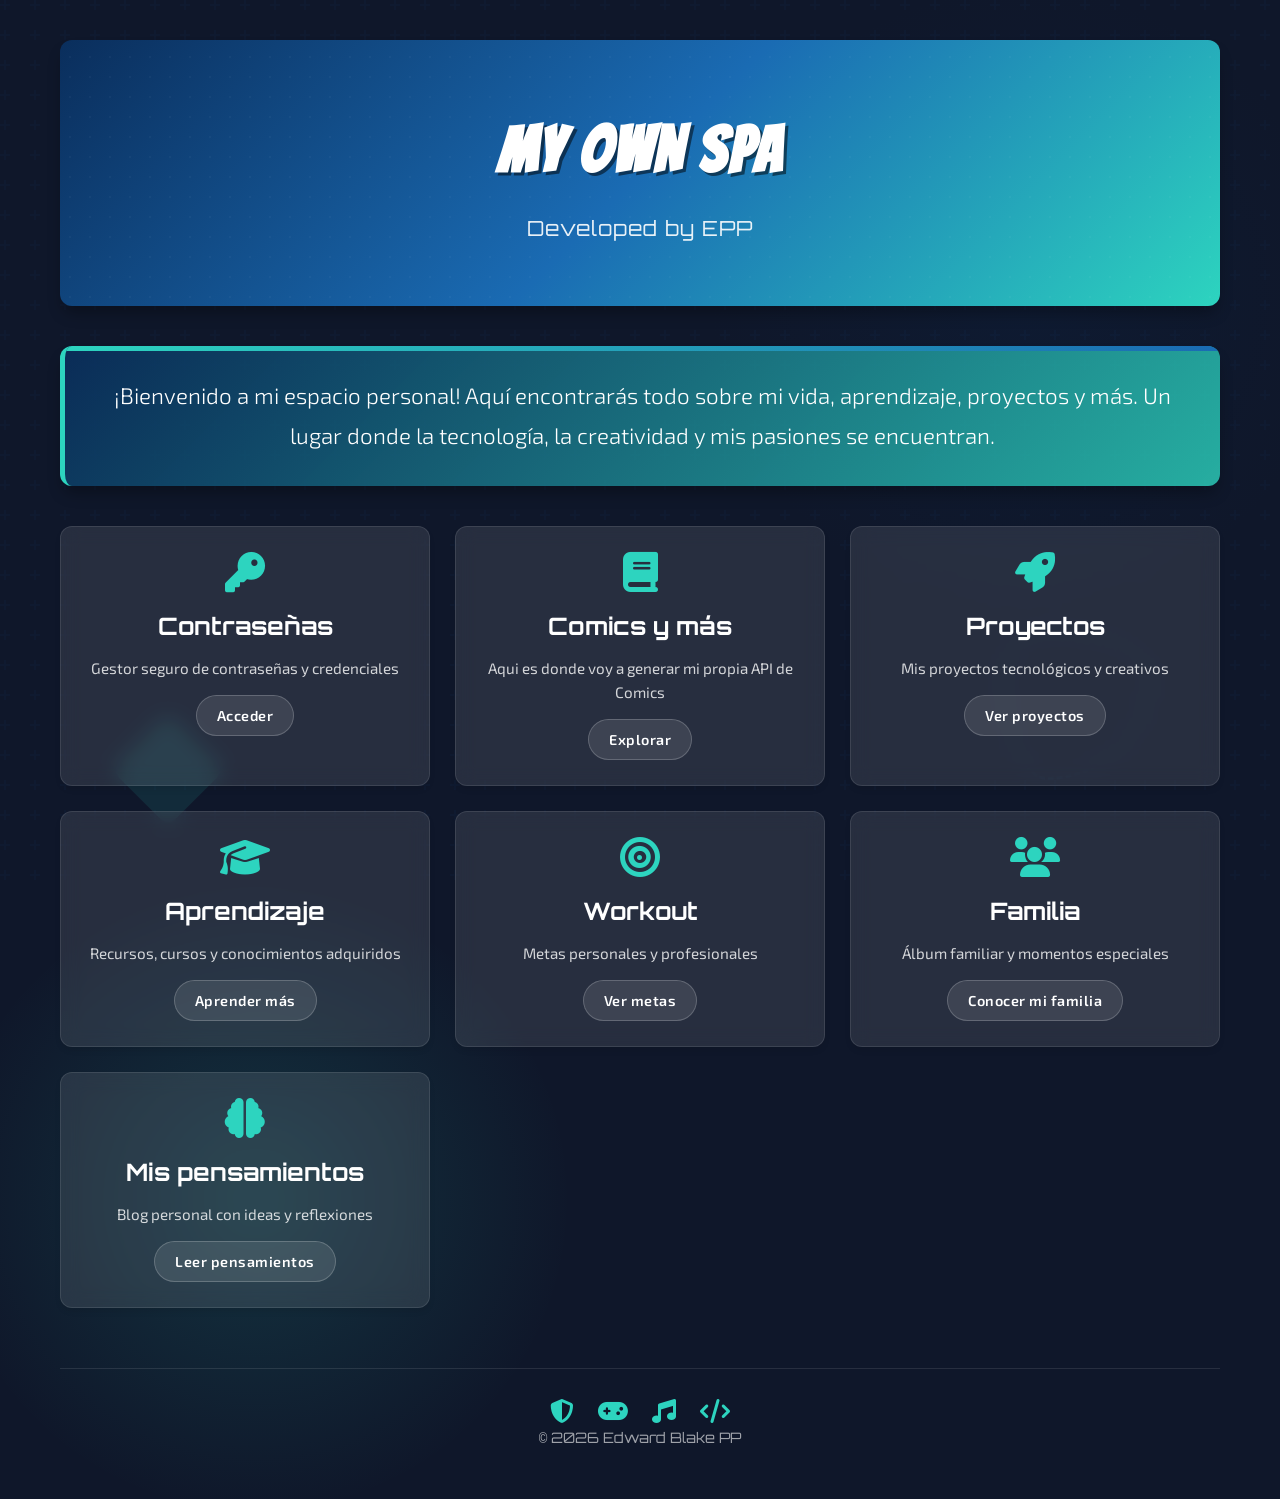
<file: index.html>
<!DOCTYPE html>
<html lang="es">
<head>
    <meta charset="UTF-8">
    <meta name="viewport" content="width=device-width, initial-scale=1.0">
    <title>My Own Space</title>
    <link rel="icon" type="image/png" href="Pics/DRM.png">
    <!-- Fuentes de Google -->
    <link href="https://fonts.googleapis.com/css2?family=Bangers&family=Orbitron:wght@400;700&family=Exo+2:wght@300;400;600&display=swap" rel="stylesheet">
    <!-- Iconos de FontAwesome -->
    <link rel="stylesheet" href="https://cdnjs.cloudflare.com/ajax/libs/font-awesome/6.4.0/css/all.min.css">
    <link rel="stylesheet" href="styles.css">
</head>
<body>
    <!-- Elementos decorativos -->
    <div class="decoration decoration-1"></div>
    <div class="decoration decoration-2"></div>
    <div class="decoration decoration-3"></div>

    <div class="container">
        <!-- Encabezado heroico -->
        <header class="hero-header">
            <h1>MY OWN SPACE</h1>
            <p class="tagline">Developed by EPP</p>
        </header>

        <!-- Caja de introducción -->
        <div class="intro-box">
            <p>¡Bienvenido a mi espacio personal! Aquí encontrarás todo sobre mi vida, aprendizaje, proyectos y más. Un lugar donde la tecnología, la creatividad y mis pasiones se encuentran.</p>
        </div>

        <!-- Índice de navegación con tarjetas interactivas -->
        <div class="nav-grid">
            <div class="nav-card">
                <i class="fas fa-key"></i>
                <h3>Contraseñas</h3>
                <p>Gestor seguro de contraseñas y credenciales</p>
                <a href="Passwords.html" class="btn">Acceder</a>
            </div>
            
            <div class="nav-card">
                <i class="fa-solid fa-book"></i>
                <h3>Comics y más</h3>
                <p>Aqui es donde voy a generar mi propia API de Comics</p>
                <a href="#things-to-do" class="btn">Explorar</a>
            </div>
            
            <div class="nav-card">
                <i class="fas fa-rocket"></i>
                <h3>Proyectos</h3>
                <p>Mis proyectos tecnológicos y creativos</p>
                <a href="Proyects.html" class="btn">Ver proyectos</a>
            </div>
            
            <div class="nav-card">
                <i class="fas fa-graduation-cap"></i>
                <h3>Aprendizaje</h3>
                <p>Recursos, cursos y conocimientos adquiridos</p>
                <a href="Learning.html" class="btn">Aprender más</a>
            </div>
            
            <div class="nav-card">
                <i class="fas fa-bullseye"></i>
                <h3>Workout</h3>
                <p>Metas personales y profesionales</p>
                <a href="Goals.html" class="btn">Ver metas</a>
            </div>
            
            <div class="nav-card">
                <i class="fas fa-users"></i>
                <h3>Familia</h3>
                <p>Álbum familiar y momentos especiales</p>
                <a href="Family.html" class="btn">Conocer mi familia</a>
            </div>
            
            <div class="nav-card">
                <i class="fas fa-brain"></i>
                <h3>Mis pensamientos</h3>
                <p>Blog personal con ideas y reflexiones</p>
                <a href="Blog.html" class="btn">Leer pensamientos</a>
            </div>
        </div>

        <!-- Pie de página -->
        <footer class="footer">
            <div class="hero-icons">
                <i class="fas fa-shield-alt"></i>
                <i class="fas fa-gamepad"></i>
                <i class="fas fa-music"></i>
                <i class="fas fa-code"></i>
            </div>
            <p>© 2026 Edward Blake PP </p>
        </footer>
    </div>

    <script src="app.js"></script>
</body>
</html>
</file>
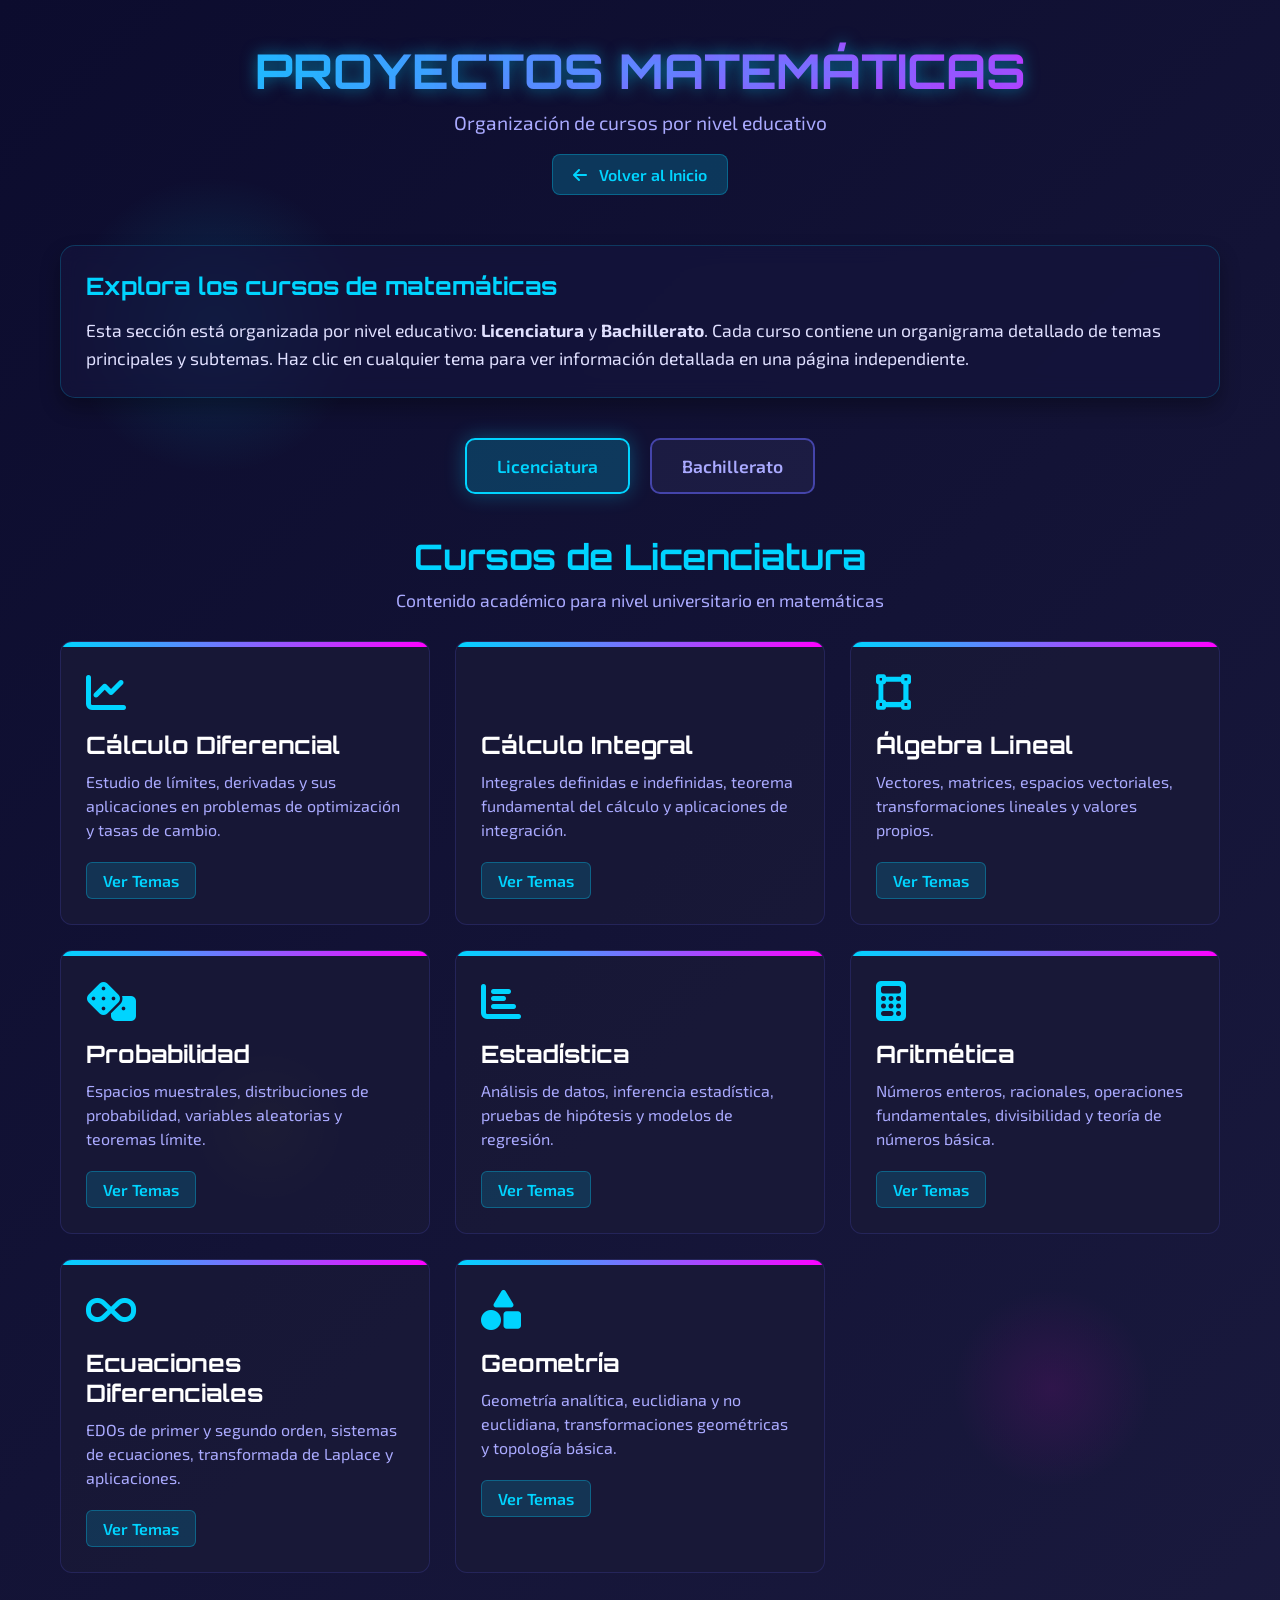
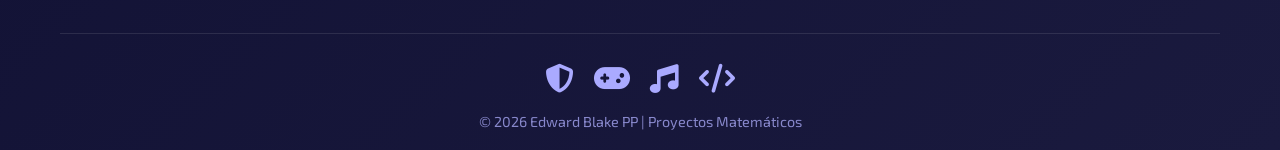
<file: Proyects.html>
<!DOCTYPE html>
<html lang="es">
<head>
    <meta charset="UTF-8">
    <meta name="viewport" content="width=device-width, initial-scale=1.0">
    <title>Proyectos - Cursos de Matemáticas</title>
    <link rel="icon" type="image/png" href="Pics/DRM.png">
    <!-- Fuentes de Google -->
    <link href="https://fonts.googleapis.com/css2?family=Bangers&family=Orbitron:wght@400;700&family=Exo+2:wght@300;400;600&display=swap" rel="stylesheet">
    <!-- Iconos de FontAwesome -->
    <link rel="stylesheet" href="https://cdnjs.cloudflare.com/ajax/libs/font-awesome/6.4.0/css/all.min.css">
    <style>
        /* Estilos generales - consistentes con index.html */
        * {
            margin: 0;
            padding: 0;
            box-sizing: border-box;
        }
        
        body {
            font-family: 'Exo 2', sans-serif;
            background: linear-gradient(135deg, #0c0c2e 0%, #1a1a3e 100%);
            color: #e0e0ff;
            min-height: 100vh;
            position: relative;
            overflow-x: hidden;
        }
        
        /* Elementos decorativos */
        .decoration {
            position: absolute;
            border-radius: 50%;
            z-index: -1;
        }
        
        .decoration-1 {
            width: 300px;
            height: 300px;
            background: radial-gradient(circle, rgba(0, 212, 255, 0.15) 0%, rgba(9, 9, 121, 0) 70%);
            top: 10%;
            left: 5%;
        }
        
        .decoration-2 {
            width: 200px;
            height: 200px;
            background: radial-gradient(circle, rgba(255, 0, 212, 0.1) 0%, rgba(9, 9, 121, 0) 70%);
            bottom: 15%;
            right: 10%;
        }
        
        .decoration-3 {
            width: 150px;
            height: 150px;
            background: radial-gradient(circle, rgba(255, 255, 0, 0.1) 0%, rgba(9, 9, 121, 0) 70%);
            top: 60%;
            left: 15%;
        }
        
        /* Contenedor principal */
        .container {
            max-width: 1200px;
            margin: 0 auto;
            padding: 20px;
        }
        
        /* Encabezado */
        .hero-header {
            text-align: center;
            margin-bottom: 30px;
            padding-top: 20px;
        }
        
        .hero-header h1 {
            font-family: 'Orbitron', sans-serif;
            font-size: 3rem;
            background: linear-gradient(90deg, #00d4ff, #ff00ff);
            -webkit-background-clip: text;
            background-clip: text;
            color: transparent;
            text-shadow: 0 0 15px rgba(0, 212, 255, 0.5);
            margin-bottom: 10px;
        }
        
        .tagline {
            font-family: 'Exo 2', sans-serif;
            font-size: 1.2rem;
            color: #aaaaff;
            margin-bottom: 20px;
        }
        
        /* Botón de regreso */
        .back-btn {
            display: inline-block;
            background: rgba(0, 212, 255, 0.2);
            color: #00d4ff;
            padding: 10px 20px;
            border-radius: 8px;
            text-decoration: none;
            font-family: 'Exo 2', sans-serif;
            font-weight: 600;
            transition: all 0.3s ease;
            border: 1px solid rgba(0, 212, 255, 0.3);
            margin-bottom: 20px;
        }
        
        .back-btn:hover {
            background: rgba(0, 212, 255, 0.3);
            transform: translateY(-2px);
            box-shadow: 0 5px 15px rgba(0, 212, 255, 0.2);
        }
        
        .back-btn i {
            margin-right: 8px;
        }
        
        /* Introducción */
        .intro-box {
            background: rgba(20, 20, 60, 0.7);
            border-radius: 15px;
            padding: 25px;
            margin-bottom: 40px;
            border: 1px solid rgba(0, 212, 255, 0.2);
            box-shadow: 0 10px 20px rgba(0, 0, 0, 0.3);
            backdrop-filter: blur(10px);
        }
        
        .intro-box h2 {
            color: #00d4ff;
            margin-bottom: 15px;
            font-family: 'Orbitron', sans-serif;
        }
        
        .intro-box p {
            line-height: 1.6;
            font-size: 1.1rem;
        }
        
        /* Selector de nivel */
        .level-selector {
            display: flex;
            justify-content: center;
            margin-bottom: 40px;
            gap: 20px;
        }
        
        .level-btn {
            padding: 15px 30px;
            background: rgba(30, 30, 70, 0.8);
            border: 2px solid #4444aa;
            border-radius: 10px;
            color: #aaaaff;
            font-family: 'Exo 2', sans-serif;
            font-weight: 600;
            font-size: 1.1rem;
            cursor: pointer;
            transition: all 0.3s ease;
        }
        
        .level-btn.active {
            background: rgba(0, 212, 255, 0.2);
            border-color: #00d4ff;
            color: #00d4ff;
            box-shadow: 0 0 20px rgba(0, 212, 255, 0.3);
        }
        
        .level-btn:hover:not(.active) {
            background: rgba(68, 68, 170, 0.3);
            transform: translateY(-3px);
        }
        
        /* Organigrama de cursos */
        .courses-container {
            display: none;
            opacity: 0;
            transition: opacity 0.5s ease;
        }
        
        .courses-container.active {
            display: block;
            opacity: 1;
        }
        
        .courses-header {
            text-align: center;
            margin-bottom: 30px;
        }
        
        .courses-header h2 {
            font-family: 'Orbitron', sans-serif;
            font-size: 2.2rem;
            color: #00d4ff;
            margin-bottom: 10px;
        }
        
        .courses-header p {
            color: #aaaaff;
            font-size: 1.1rem;
        }
        
        /* Grid de cursos */
        .courses-grid {
            display: grid;
            grid-template-columns: repeat(auto-fill, minmax(280px, 1fr));
            gap: 25px;
            margin-bottom: 40px;
        }
        
        .course-card {
            background: rgba(25, 25, 55, 0.8);
            border-radius: 12px;
            padding: 25px;
            transition: all 0.3s ease;
            border: 1px solid rgba(68, 68, 170, 0.3);
            position: relative;
            overflow: hidden;
        }
        
        .course-card::before {
            content: '';
            position: absolute;
            top: 0;
            left: 0;
            width: 100%;
            height: 5px;
            background: linear-gradient(90deg, #00d4ff, #ff00ff);
        }
        
        .course-card:hover {
            transform: translateY(-8px);
            box-shadow: 0 15px 30px rgba(0, 0, 0, 0.4);
            border-color: #00d4ff;
        }
        
        .course-icon {
            font-size: 2.5rem;
            color: #00d4ff;
            margin-bottom: 15px;
        }
        
        .course-card h3 {
            font-family: 'Orbitron', sans-serif;
            font-size: 1.5rem;
            margin-bottom: 10px;
            color: #ffffff;
        }
        
        .course-card p {
            color: #aaaaff;
            margin-bottom: 20px;
            line-height: 1.5;
        }
        
        .topics-btn {
            display: inline-block;
            background: rgba(0, 212, 255, 0.15);
            color: #00d4ff;
            padding: 8px 16px;
            border-radius: 6px;
            text-decoration: none;
            font-family: 'Exo 2', sans-serif;
            font-weight: 600;
            transition: all 0.3s ease;
            border: 1px solid rgba(0, 212, 255, 0.3);
        }
        
        .topics-btn:hover {
            background: rgba(0, 212, 255, 0.3);
            transform: translateY(-2px);
        }
        
        /* Modal para temas */
        .modal {
            display: none;
            position: fixed;
            top: 0;
            left: 0;
            width: 100%;
            height: 100%;
            background-color: rgba(0, 0, 0, 0.8);
            z-index: 1000;
            justify-content: center;
            align-items: center;
            backdrop-filter: blur(5px);
        }
        
        .modal.active {
            display: flex;
        }
        
        .modal-content {
            background: linear-gradient(145deg, #1a1a3e, #0c0c2e);
            width: 90%;
            max-width: 800px;
            max-height: 80vh;
            border-radius: 15px;
            padding: 30px;
            border: 1px solid rgba(0, 212, 255, 0.3);
            box-shadow: 0 15px 35px rgba(0, 0, 0, 0.5);
            overflow-y: auto;
        }
        
        .modal-header {
            display: flex;
            justify-content: space-between;
            align-items: center;
            margin-bottom: 25px;
            padding-bottom: 15px;
            border-bottom: 1px solid rgba(0, 212, 255, 0.2);
        }
        
        .modal-header h2 {
            font-family: 'Orbitron', sans-serif;
            color: #00d4ff;
            font-size: 1.8rem;
        }
        
        .close-modal {
            background: none;
            border: none;
            color: #aaaaff;
            font-size: 1.8rem;
            cursor: pointer;
            transition: color 0.3s ease;
        }
        
        .close-modal:hover {
            color: #ff5555;
        }
        
        /* Organigrama de temas - ENLACES */
        .topics-tree {
            padding-left: 20px;
        }
        
        .topic-level-1 {
            margin-bottom: 25px;
        }
        
        .topic-level-1 > .topic-title {
            font-family: 'Orbitron', sans-serif;
            font-size: 1.4rem;
            color: #00d4ff;
            margin-bottom: 10px;
            padding-bottom: 5px;
            border-bottom: 1px solid rgba(0, 212, 255, 0.2);
        }
        
        .topic-level-2 {
            margin-left: 20px;
            margin-bottom: 15px;
        }
        
        .topic-level-2 > .topic-title {
            font-family: 'Exo 2', sans-serif;
            font-weight: 600;
            font-size: 1.2rem;
            color: #aaaaff;
            margin-bottom: 8px;
        }
        
        .topic-level-3 {
            margin-left: 30px;
            margin-bottom: 8px;
        }
        
        .topic-level-3 > .topic-title {
            font-family: 'Exo 2', sans-serif;
            font-size: 1rem;
            color: #ccccff;
        }
        
        .topic-item {
            padding: 5px 0;
            position: relative;
        }
        
        .topic-item i {
            color: #00d4ff;
            margin-right: 8px;
            font-size: 0.9rem;
        }
        
        /* Estilos para enlaces clickeables */
        .topic-link {
            color: inherit;
            text-decoration: none;
            display: flex;
            align-items: center;
            padding: 5px 10px;
            border-radius: 5px;
            transition: all 0.2s ease;
            border: 1px solid transparent;
        }
        
        .topic-link:hover {
            background: rgba(0, 212, 255, 0.1);
            border-color: rgba(0, 212, 255, 0.3);
            transform: translateX(5px);
            text-decoration: none;
        }
        
        .topic-link i {
            margin-right: 8px;
            font-size: 0.9rem;
        }
        
        .level-2-link {
            color: #aaaaff;
            font-weight: 600;
        }
        
        .level-3-link {
            color: #ccccff;
        }
        
        /* Indicador de enlace */
        .link-indicator {
            margin-left: auto;
            font-size: 0.8rem;
            opacity: 0.7;
            transition: opacity 0.3s ease;
        }
        
        .topic-link:hover .link-indicator {
            opacity: 1;
            color: #00d4ff;
        }
        
        /* Pie de página */
        .footer {
            text-align: center;
            margin-top: 60px;
            padding-top: 30px;
            border-top: 1px solid rgba(255, 255, 255, 0.1);
        }
        
        .hero-icons {
            display: flex;
            justify-content: center;
            gap: 20px;
            margin-bottom: 20px;
        }
        
        .hero-icons i {
            font-size: 1.8rem;
            color: #aaaaff;
            transition: all 0.3s ease;
        }
        
        .hero-icons i:hover {
            color: #00d4ff;
            transform: translateY(-5px);
        }
        
        .footer p {
            color: #8888cc;
            font-size: 0.9rem;
        }
        
        /* Responsive */
        @media (max-width: 768px) {
            .hero-header h1 {
                font-size: 2.2rem;
            }
            
            .level-selector {
                flex-direction: column;
                align-items: center;
            }
            
            .level-btn {
                width: 100%;
                max-width: 300px;
            }
            
            .courses-grid {
                grid-template-columns: 1fr;
            }
            
            .modal-content {
                width: 95%;
                padding: 20px;
            }
        }
    </style>
</head>
<body>
    <!-- Elementos decorativos -->
    <div class="decoration decoration-1"></div>
    <div class="decoration decoration-2"></div>
    <div class="decoration decoration-3"></div>

    <div class="container">
        <!-- Encabezado -->
        <header class="hero-header">
            <h1>PROYECTOS MATEMÁTICAS</h1>
            <p class="tagline">Organización de cursos por nivel educativo</p>
            <a href="index.html" class="back-btn"><i class="fas fa-arrow-left"></i> Volver al Inicio</a>
        </header>

        <!-- Caja de introducción -->
        <div class="intro-box">
            <h2>Explora los cursos de matemáticas</h2>
            <p>Esta sección está organizada por nivel educativo: <strong>Licenciatura</strong> y <strong>Bachillerato</strong>. Cada curso contiene un organigrama detallado de temas principales y subtemas. Haz clic en cualquier tema para ver información detallada en una página independiente.</p>
        </div>

        <!-- Selector de nivel -->
        <div class="level-selector">
            <button class="level-btn active" data-level="licenciatura">Licenciatura</button>
            <button class="level-btn" data-level="bachillerato">Bachillerato</button>
        </div>

        <!-- Sección de Licenciatura -->
        <div id="licenciatura-courses" class="courses-container active">
            <div class="courses-header">
                <h2>Cursos de Licenciatura</h2>
                <p>Contenido académico para nivel universitario en matemáticas</p>
            </div>
            
            <div class="courses-grid">
                <!-- Cálculo Diferencial -->
                <div class="course-card" data-course="calculo-diferencial">
                    <div class="course-icon">
                        <i class="fas fa-chart-line"></i>
                    </div>
                    <h3>Cálculo Diferencial</h3>
                    <p>Estudio de límites, derivadas y sus aplicaciones en problemas de optimización y tasas de cambio.</p>
                    <a href="#" class="topics-btn ver-temas">Ver Temas</a>
                </div>
                
                <!-- Cálculo Integral -->
                <div class="course-card" data-course="calculo-integral">
                    <div class="course-icon">
                        <i class="fas fa-integral"></i>
                    </div>
                    <h3>Cálculo Integral</h3>
                    <p>Integrales definidas e indefinidas, teorema fundamental del cálculo y aplicaciones de integración.</p>
                    <a href="#" class="topics-btn ver-temas">Ver Temas</a>
                </div>
                
                <!-- Álgebra Lineal -->
                <div class="course-card" data-course="algebra-lineal">
                    <div class="course-icon">
                        <i class="fas fa-vector-square"></i>
                    </div>
                    <h3>Álgebra Lineal</h3>
                    <p>Vectores, matrices, espacios vectoriales, transformaciones lineales y valores propios.</p>
                    <a href="#" class="topics-btn ver-temas">Ver Temas</a>
                </div>
                
                <!-- Probabilidad -->
                <div class="course-card" data-course="probabilidad">
                    <div class="course-icon">
                        <i class="fas fa-dice"></i>
                    </div>
                    <h3>Probabilidad</h3>
                    <p>Espacios muestrales, distribuciones de probabilidad, variables aleatorias y teoremas límite.</p>
                    <a href="#" class="topics-btn ver-temas">Ver Temas</a>
                </div>
                
                <!-- Estadística -->
                <div class="course-card" data-course="estadistica">
                    <div class="course-icon">
                        <i class="fas fa-chart-bar"></i>
                    </div>
                    <h3>Estadística</h3>
                    <p>Análisis de datos, inferencia estadística, pruebas de hipótesis y modelos de regresión.</p>
                    <a href="#" class="topics-btn ver-temas">Ver Temas</a>
                </div>
                
                <!-- Aritmética -->
                <div class="course-card" data-course="aritmetica">
                    <div class="course-icon">
                        <i class="fas fa-calculator"></i>
                    </div>
                    <h3>Aritmética</h3>
                    <p>Números enteros, racionales, operaciones fundamentales, divisibilidad y teoría de números básica.</p>
                    <a href="#" class="topics-btn ver-temas">Ver Temas</a>
                </div>
                
                <!-- Ecuaciones Diferenciales -->
                <div class="course-card" data-course="ecuaciones-diferenciales">
                    <div class="course-icon">
                        <i class="fas fa-infinity"></i>
                    </div>
                    <h3>Ecuaciones Diferenciales</h3>
                    <p>EDOs de primer y segundo orden, sistemas de ecuaciones, transformada de Laplace y aplicaciones.</p>
                    <a href="#" class="topics-btn ver-temas">Ver Temas</a>
                </div>
                
                <!-- Geometría -->
                <div class="course-card" data-course="geometria">
                    <div class="course-icon">
                        <i class="fas fa-shapes"></i>
                    </div>
                    <h3>Geometría</h3>
                    <p>Geometría analítica, euclidiana y no euclidiana, transformaciones geométricas y topología básica.</p>
                    <a href="#" class="topics-btn ver-temas">Ver Temas</a>
                </div>
            </div>
        </div>

        <!-- Sección de Bachillerato -->
        <div id="bachillerato-courses" class="courses-container">
            <div class="courses-header">
                <h2>Cursos de Bachillerato</h2>
                <p>Contenido académico para nivel preparatoria en matemáticas</p>
            </div>
            
            <div class="courses-grid">
                <!-- Cálculo Diferencial (Bachillerato) -->
                <div class="course-card" data-course="calculo-diferencial-bach">
                    <div class="course-icon">
                        <i class="fas fa-chart-line"></i>
                    </div>
                    <h3>Cálculo Diferencial</h3>
                    <p>Introducción a límites y derivadas con aplicaciones en problemas de movimiento y optimización.</p>
                    <a href="#" class="topics-btn ver-temas">Ver Temas</a>
                </div>
                
                <!-- Cálculo Integral (Bachillerato) -->
                <div class="course-card" data-course="calculo-integral-bach">
                    <div class="course-icon">
                        <i class="fas fa-integral"></i>
                    </div>
                    <h3>Cálculo Integral</h3>
                    <p>Integrales básicas, área bajo la curva y teorema fundamental del cálculo.</p>
                    <a href="#" class="topics-btn ver-temas">Ver Temas</a>
                </div>
                
                <!-- Probabilidad y Estadística (Bachillerato) -->
                <div class="course-card" data-course="probabilidad-estadistica-bach">
                    <div class="course-icon">
                        <i class="fas fa-chart-pie"></i>
                    </div>
                    <h3>Probabilidad y Estadística</h3>
                    <p>Conceptos básicos de probabilidad, análisis de datos y gráficos estadísticos.</p>
                    <a href="#" class="topics-btn ver-temas">Ver Temas</a>
                </div>
                
                <!-- Aritmética (Bachillerato) -->
                <div class="course-card" data-course="aritmetica-bach">
                    <div class="course-icon">
                        <i class="fas fa-calculator"></i>
                    </div>
                    <h3>Aritmética</h3>
                    <p>Operaciones fundamentales, números racionales, proporciones y porcentajes.</p>
                    <a href="#" class="topics-btn ver-temas">Ver Temas</a>
                </div>
                
                <!-- Geometría (Bachillerato) -->
                <div class="course-card" data-course="geometria-bach">
                    <div class="course-icon">
                        <i class="fas fa-draw-polygon"></i>
                    </div>
                    <h3>Geometría</h3>
                    <p>Geometría plana, sólidos geométricos, trigonometría y geometría analítica básica.</p>
                    <a href="#" class="topics-btn ver-temas">Ver Temas</a>
                </div>
            </div>
        </div>

        <!-- Pie de página -->
        <footer class="footer">
            <div class="hero-icons">
                <i class="fas fa-shield-alt"></i>
                <i class="fas fa-gamepad"></i>
                <i class="fas fa-music"></i>
                <i class="fas fa-code"></i>
            </div>
            <p>© 2026 Edward Blake PP | Proyectos Matemáticos</p>
        </footer>
    </div>

    <!-- Modal para mostrar temas -->
    <div class="modal" id="topics-modal">
        <div class="modal-content">
            <div class="modal-header">
                <h2 id="modal-title">Temas del Curso</h2>
                <button class="close-modal">&times;</button>
            </div>
            <div id="modal-body">
                <!-- Aquí se cargará el organigrama de temas dinámicamente -->
            </div>
        </div>
    </div>

    <script>
        // Datos de temas para cada curso (estructura jerárquica)
        const coursesData = {
            // Licenciatura
            "calculo-diferencial": {
                title: "Cálculo Diferencial",
                topics: [
                    {
                        title: "Límites y Continuidad",
                        subtopics: [
                            {
                                title: "Límites",
                                items: [
                                    {title: "Definición de límite", page: "limites-definicion.html"},
                                    {title: "Límites laterales", page: "limites-laterales.html"},
                                    {title: "Propiedades de límites", page: "limites-propiedades.html"},
                                    {title: "Límites infinitos", page: "limites-infinitos.html"},
                                    {title: "Límites al infinito", page: "limites-al-infinito.html"}
                                ]
                            },
                            {
                                title: "Continuidad",
                                items: [
                                    {title: "Definición de continuidad", page: "continuidad-definicion.html"},
                                    {title: "Tipos de discontinuidad", page: "discontinuidad-tipos.html"},
                                    {title: "Continuidad en un intervalo", page: "continuidad-intervalo.html"},
                                    {title: "Teorema del valor intermedio", page: "teorema-valor-intermedio.html"}
                                ]
                            }
                        ]
                    },
                    {
                        title: "Derivadas",
                        subtopics: [
                            {
                                title: "Definición y Conceptos",
                                items: [
                                    {title: "Definición de derivada", page: "derivada-definicion.html"},
                                    {title: "Interpretación geométrica", page: "derivada-geometrica.html"},
                                    {title: "Derivadas laterales", page: "derivadas-laterales.html"},
                                    {title: "Diferenciabilidad y continuidad", page: "diferenciabilidad-continuidad.html"}
                                ]
                            },
                            {
                                title: "Reglas de Derivación",
                                items: [
                                    {title: "Derivada de funciones elementales", page: "derivada-funciones-elementales.html"},
                                    {title: "Regla de la suma y producto", page: "derivada-suma-producto.html"},
                                    {title: "Regla del cociente", page: "derivada-cociente.html"},
                                    {title: "Regla de la cadena", page: "derivada-cadena.html"},
                                    {title: "Derivación implícita", page: "derivada-implicita.html"}
                                ]
                            }
                        ]
                    },
                    {
                        title: "Aplicaciones de la Derivada",
                        subtopics: [
                            {
                                title: "Optimización",
                                items: [
                                    {title: "Máximos y mínimos", page: "maximos-minimos.html"},
                                    {title: "Problemas de optimización", page: "optimizacion-problemas.html"},
                                    {title: "Teorema del valor medio", page: "teorema-valor-medio.html"}
                                ]
                            },
                            {
                                title: "Análisis de Funciones",
                                items: [
                                    {title: "Crecimiento y decrecimiento", page: "crecimiento-decrecimiento.html"},
                                    {title: "Concavidad y puntos de inflexión", page: "concavidad-puntos-inflexion.html"},
                                    {title: "Esbozo de gráficas", page: "esbozo-graficas.html"}
                                ]
                            }
                        ]
                    }
                ]
            },
            "calculo-integral": {
                title: "Cálculo Integral",
                topics: [
                    {
                        title: "Integral Indefinida",
                        subtopics: [
                            {
                                title: "Conceptos Básicos",
                                items: [
                                    {title: "Antiderivadas", page: "antiderivadas.html"},
                                    {title: "Integral indefinida", page: "integral-indefinida.html"},
                                    {title: "Propiedades de la integral", page: "integral-propiedades.html"}
                                ]
                            },
                            {
                                title: "Técnicas de Integración",
                                items: [
                                    {title: "Integración por sustitución", page: "integracion-sustitucion.html"},
                                    {title: "Integración por partes", page: "integracion-partes.html"},
                                    {title: "Integración por fracciones parciales", page: "integracion-fracciones-parciales.html"}
                                ]
                            }
                        ]
                    },
                    {
                        title: "Integral Definida",
                        subtopics: [
                            {
                                title: "Conceptos",
                                items: [
                                    {title: "Sumas de Riemann", page: "sumas-riemann.html"},
                                    {title: "Definición de integral definida", page: "integral-definida.html"},
                                    {title: "Teorema fundamental del cálculo", page: "teorema-fundamental-calculo.html"}
                                ]
                            },
                            {
                                title: "Aplicaciones",
                                items: [
                                    {title: "Área bajo la curva", page: "area-bajo-curva.html"},
                                    {title: "Volúmenes de sólidos de revolución", page: "volumenes-sólidos-revolucion.html"},
                                    {title: "Longitud de arco", page: "longitud-arco.html"}
                                ]
                            }
                        ]
                    }
                ]
            },
            "algebra-lineal": {
                title: "Álgebra Lineal",
                topics: [
                    {
                        title: "Vectores y Matrices",
                        subtopics: [
                            {
                                title: "Vectores",
                                items: [
                                    {title: "Vectores en R² y R³", page: "vectores-r2-r3.html"},
                                    {title: "Operaciones con vectores", page: "operaciones-vectores.html"},
                                    {title: "Producto punto y cruz", page: "producto-punto-cruz.html"},
                                    {title: "Proyecciones", page: "proyecciones.html"}
                                ]
                            },
                            {
                                title: "Matrices",
                                items: [
                                    {title: "Operaciones con matrices", page: "operaciones-matrices.html"},
                                    {title: "Matriz inversa", page: "matriz-inversa.html"},
                                    {title: "Determinantes", page: "determinantes.html"},
                                    {title: "Sistemas de ecuaciones lineales", page: "sistemas-ecuaciones-lineales.html"}
                                ]
                            }
                        ]
                    }
                ]
            },
            // Bachillerato
            "calculo-diferencial-bach": {
                title: "Cálculo Diferencial (Bachillerato)",
                topics: [
                    {
                        title: "Introducción a Límites",
                        subtopics: [
                            {
                                title: "Concepto Intuitivo",
                                items: [
                                    {title: "Límites gráficos", page: "limites-graficos.html"},
                                    {title: "Límites numéricos", page: "limites-numericos.html"},
                                    {title: "Límites simples", page: "limites-simples.html"}
                                ]
                            }
                        ]
                    },
                    {
                        title: "Derivadas Básicas",
                        subtopics: [
                            {
                                title: "Reglas de Derivación",
                                items: [
                                    {title: "Derivada de funciones polinomiales", page: "derivada-polinomiales.html"},
                                    {title: "Derivada de funciones trigonométricas básicas", page: "derivada-trigonometricas.html"},
                                    {title: "Aplicaciones sencillas", page: "derivada-aplicaciones-sencillas.html"}
                                ]
                            }
                        ]
                    }
                ]
            },
            "geometria-bach": {
                title: "Geometría (Bachillerato)",
                topics: [
                    {
                        title: "Geometría Plana",
                        subtopics: [
                            {
                                title: "Figuras Planas",
                                items: [
                                    {title: "Triángulos y sus propiedades", page: "triangulos-propiedades.html"},
                                    {title: "Cuadriláteros", page: "cuadrilateros.html"},
                                    {title: "Círculos y circunferencias", page: "circulos-circunferencias.html"},
                                    {title: "Áreas y perímetros", page: "areas-perimetros.html"}
                                ]
                            }
                        ]
                    },
                    {
                        title: "Trigonometría",
                        subtopics: [
                            {
                                title: "Funciones Trigonométricas",
                                items: [
                                    {title: "Definición de seno, coseno y tangente", page: "funciones-trigonometricas.html"},
                                    {title: "Identidades trigonométricas básicas", page: "identidades-trigonometricas.html"},
                                    {title: "Resolución de triángulos", page: "resolucion-triangulos.html"}
                                ]
                            }
                        ]
                    }
                ]
            }
        };

        // Inicialización cuando el DOM está listo
        document.addEventListener('DOMContentLoaded', function() {
            // Selector de nivel (Licenciatura/Bachillerato)
            const levelBtns = document.querySelectorAll('.level-btn');
            const licenciaturaSection = document.getElementById('licenciatura-courses');
            const bachilleratoSection = document.getElementById('bachillerato-courses');
            
            levelBtns.forEach(btn => {
                btn.addEventListener('click', function() {
                    // Remover clase active de todos los botones
                    levelBtns.forEach(b => b.classList.remove('active'));
                    
                    // Agregar clase active al botón clickeado
                    this.classList.add('active');
                    
                    // Mostrar la sección correspondiente
                    const level = this.getAttribute('data-level');
                    
                    if (level === 'licenciatura') {
                        licenciaturaSection.classList.add('active');
                        bachilleratoSection.classList.remove('active');
                    } else {
                        licenciaturaSection.classList.remove('active');
                        bachilleratoSection.classList.add('active');
                    }
                });
            });
            
            // Modal para mostrar temas
            const modal = document.getElementById('topics-modal');
            const closeModalBtn = document.querySelector('.close-modal');
            const modalTitle = document.getElementById('modal-title');
            const modalBody = document.getElementById('modal-body');
            const topicButtons = document.querySelectorAll('.ver-temas');
            
            // Función para mostrar el modal con los temas de un curso
            function showCourseTopics(courseId) {
                const courseData = coursesData[courseId];
                
                if (!courseData) {
                    modalTitle.textContent = "Curso no disponible";
                    modalBody.innerHTML = "<p>Los temas para este curso estarán disponibles pronto.</p>";
                    modal.classList.add('active');
                    return;
                }
                
                modalTitle.textContent = courseData.title;
                
                // Construir el organigrama de temas con enlaces
                let topicsHTML = '<div class="topics-tree">';
                
                courseData.topics.forEach((mainTopic, index) => {
                    topicsHTML += `
                        <div class="topic-level-1 topic-item">
                            <div class="topic-title">
                                <i class="fas fa-folder-open"></i> ${mainTopic.title}
                            </div>
                    `;
                    
                    if (mainTopic.subtopics && mainTopic.subtopics.length > 0) {
                        mainTopic.subtopics.forEach(subtopic => {
                            topicsHTML += `
                                <div class="topic-level-2 topic-item">
                                    <div class="topic-title">
                                        <i class="fas fa-folder"></i> ${subtopic.title}
                                    </div>
                            `;
                            
                            if (subtopic.items && subtopic.items.length > 0) {
                                subtopic.items.forEach(item => {
                                    // Crear enlace a la página del subtema
                                    const pageLink = `topicos/${item.page}`;
                                    topicsHTML += `
                                        <div class="topic-level-3 topic-item">
                                            <a href="${pageLink}" class="topic-link level-3-link">
                                                <i class="fas fa-file-alt"></i> 
                                                <span>${item.title}</span>
                                                <span class="link-indicator"><i class="fas fa-external-link-alt"></i></span>
                                            </a>
                                        </div>
                                    `;
                                });
                            }
                            
                            topicsHTML += '</div>';
                        });
                    }
                    
                    topicsHTML += '</div>';
                });
                
                topicsHTML += '</div>';
                modalBody.innerHTML = topicsHTML;
                modal.classList.add('active');
                
                // Añadir funcionalidad para enlaces de temas principales (opcional)
                const level2Titles = modalBody.querySelectorAll('.topic-level-2 .topic-title');
                level2Titles.forEach(title => {
                    // Convertir en enlace si se desea
                    const titleText = title.textContent.trim();
                    const pageName = titleText.toLowerCase().replace(/ /g, '-') + '.html';
                    title.innerHTML = `
                        <i class="fas fa-folder"></i> 
                        <a href="topicos/${pageName}" class="topic-link level-2-link">
                            ${titleText}
                            <span class="link-indicator"><i class="fas fa-external-link-alt"></i></span>
                        </a>
                    `;
                });
            }
            
            // Asignar eventos a los botones "Ver Temas"
            topicButtons.forEach(btn => {
                btn.addEventListener('click', function(e) {
                    e.preventDefault();
                    const courseCard = this.closest('.course-card');
                    const courseId = courseCard.getAttribute('data-course');
                    showCourseTopics(courseId);
                });
            });
            
            // Cerrar modal al hacer clic en la X
            closeModalBtn.addEventListener('click', function() {
                modal.classList.remove('active');
            });
            
            // Cerrar modal al hacer clic fuera del contenido
            modal.addEventListener('click', function(e) {
                if (e.target === modal) {
                    modal.classList.remove('active');
                }
            });
            
            // Cerrar modal con tecla Escape
            document.addEventListener('keydown', function(e) {
                if (e.key === 'Escape' && modal.classList.contains('active')) {
                    modal.classList.remove('active');
                }
            });
            
            // Para los cursos que no tienen datos definidos, mostrar un mensaje predeterminado
            document.querySelectorAll('.course-card').forEach(card => {
                const courseId = card.getAttribute('data-course');
                const btn = card.querySelector('.ver-temas');
                
                if (!coursesData[courseId]) {
                    btn.addEventListener('click', function(e) {
                        e.preventDefault();
                        modalTitle.textContent = card.querySelector('h3').textContent;
                        modalBody.innerHTML = `
                            <div class="topics-tree">
                                <div class="topic-level-1 topic-item">
                                    <div class="topic-title">
                                        <i class="fas fa-folder-open"></i> Temas principales
                                    </div>
                                    <div class="topic-level-2 topic-item">
                                        <div class="topic-title">
                                            <i class="fas fa-folder"></i> 
                                            <a href="topicos/en-desarrollo.html" class="topic-link level-2-link">
                                                Contenido en desarrollo
                                                <span class="link-indicator"><i class="fas fa-external-link-alt"></i></span>
                                            </a>
                                        </div>
                                        <div class="topic-level-3 topic-item">
                                            <a href="topicos/en-desarrollo.html" class="topic-link level-3-link">
                                                <i class="fas fa-file-alt"></i> 
                                                <span>Los temas detallados estarán disponibles pronto</span>
                                                <span class="link-indicator"><i class="fas fa-external-link-alt"></i></span>
                                            </a>
                                        </div>
                                        <div class="topic-level-3 topic-item">
                                            <a href="topicos/en-desarrollo.html" class="topic-link level-3-link">
                                                <i class="fas fa-file-alt"></i> 
                                                <span>Estamos trabajando en el contenido</span>
                                                <span class="link-indicator"><i class="fas fa-external-link-alt"></i></span>
                                            </a>
                                        </div>
                                    </div>
                                </div>
                            </div>
                            <p style="margin-top: 20px; color: #aaaaff; font-style: italic;">
                                Este curso está en desarrollo. El organigrama completo de temas estará disponible próximamente.
                            </p>
                        `;
                        modal.classList.add('active');
                    });
                }
            });
        });
    </script>
</body>
</html>
</file>
<file: styles.css>
/* Variables CSS para colores y efectos */
:root {
    --primary-blue: #0a2e5c;
    --secondary-blue: #1a6bb3;
    --accent-green: #2dd4bf;
    --dark-bg: #0f172a;
    --light-bg: #f8fafc;
    --text-light: #ffffff;
    --text-dark: #1e293b;
    --card-bg: rgba(255, 255, 255, 0.1);
    --gradient-hero: linear-gradient(135deg, #0a2e5c 0%, #1a6bb3 50%, #2dd4bf 100%);
    --gradient-card: linear-gradient(135deg, rgba(10, 46, 92, 0.9) 0%, rgba(45, 212, 191, 0.8) 100%);
    --shadow: 0 10px 15px -3px rgba(0, 0, 0, 0.3);
    --shadow-light: 0 4px 6px -1px rgba(0, 0, 0, 0.1);
    --transition: all 0.3s ease;
    --border-radius: 12px;
}

/* Reset y estilos base */
* {
    margin: 0;
    padding: 0;
    box-sizing: border-box;
}

body {
    background-color: var(--dark-bg);
    background-image: 
        radial-gradient(circle at 20% 80%, rgba(45, 212, 191, 0.15) 0%, transparent 20%),
        radial-gradient(circle at 80% 20%, rgba(10, 46, 92, 0.15) 0%, transparent 20%);
    color: var(--text-light);
    font-family: 'Exo 2', Arial, sans-serif;
    line-height: 1.6;
    overflow-x: hidden;
    min-height: 100vh;
    position: relative;
}

/* Patrón de fondo sutil */
body::before {
    content: "";
    position: fixed;
    top: 0;
    left: 0;
    width: 100%;
    height: 100%;
    background-image: url("data:image/svg+xml,%3Csvg width='60' height='60' viewBox='0 0 60 60' xmlns='http://www.w3.org/2000/svg'%3E%3Cg fill='none' fill-rule='evenodd'%3E%3Cg fill='%231a6bb3' fill-opacity='0.05'%3E%3Cpath d='M36 34v-4h-2v4h-4v2h4v4h2v-4h4v-2h-4zm0-30V0h-2v4h-4v2h4v4h2V6h4V4h-4zM6 34v-4H4v4H0v2h4v4h2v-4h4v-2H6zM6 4V0H4v4H0v2h4v4h2V6h4V4H6z'/%3E%3C/g%3E%3C/g%3E%3C/svg%3E");
    z-index: -1;
}

/* Contenedor principal */
.container {
    max-width: 1200px;
    margin: 0 auto;
    padding: 20px;
}

/* Encabezado con efecto de superhéroe */
.hero-header {
    background: var(--gradient-hero);
    color: var(--text-light);
    padding: 60px 40px;
    margin: 20px 0 40px;
    border-radius: var(--border-radius);
    text-align: center;
    box-shadow: var(--shadow);
    position: relative;
    overflow: hidden;
    animation: slideInDown 0.8s ease-out;
}

.hero-header::before {
    content: "";
    position: absolute;
    top: -50%;
    left: -50%;
    width: 200%;
    height: 200%;
    background: radial-gradient(circle, rgba(255, 255, 255, 0.1) 1px, transparent 1px);
    background-size: 20px 20px;
    opacity: 0.3;
    z-index: 0;
    animation: backgroundMove 20s linear infinite;
}

.hero-header h1 {
    font-family: 'Bangers', cursive;
    font-size: 4rem;
    letter-spacing: 2px;
    text-shadow: 3px 3px 0 rgba(0, 0, 0, 0.5);
    margin-bottom: 10px;
    position: relative;
    z-index: 1;
    transform-style: preserve-3d;
    transition: var(--transition);
}

.hero-header h1:hover {
    transform: translateY(-5px) rotateX(10deg);
    text-shadow: 5px 5px 0 rgba(0, 0, 0, 0.5), 0 0 15px var(--accent-green);
}

.hero-header .tagline {
    font-family: 'Orbitron', monospace;
    font-size: 1.3rem;
    font-weight: 400;
    letter-spacing: 1px;
    position: relative;
    z-index: 1;
    opacity: 0.9;
}

/* Caja de introducción */
.intro-box {
    background: var(--gradient-card);
    color: var(--text-light);
    padding: 30px;
    margin: 0 0 40px;
    border-radius: var(--border-radius);
    text-align: center;
    box-shadow: var(--shadow);
    border-left: 5px solid var(--accent-green);
    position: relative;
    overflow: hidden;
    animation: fadeIn 1s ease-out 0.3s both;
}

.intro-box::after {
    content: "";
    position: absolute;
    top: 0;
    left: 0;
    width: 100%;
    height: 5px;
    background: linear-gradient(90deg, var(--accent-green), var(--secondary-blue));
}

.intro-box p {
    font-size: 1.4rem;
    font-weight: 300;
    line-height: 1.8;
    position: relative;
    z-index: 1;
}

/* Índice de navegación */
.nav-grid {
    display: grid;
    grid-template-columns: repeat(auto-fill, minmax(280px, 1fr));
    gap: 25px;
    margin-bottom: 50px;
}

.nav-card {
    background: var(--card-bg);
    backdrop-filter: blur(10px);
    border-radius: var(--border-radius);
    padding: 25px;
    text-align: center;
    box-shadow: var(--shadow-light);
    border: 1px solid rgba(255, 255, 255, 0.1);
    position: relative;
    overflow: hidden;
    transition: var(--transition);
    cursor: pointer;
    animation: fadeInUp 0.6s ease-out both;
}

.nav-card:nth-child(1) { animation-delay: 0.1s; }
.nav-card:nth-child(2) { animation-delay: 0.2s; }
.nav-card:nth-child(3) { animation-delay: 0.3s; }
.nav-card:nth-child(4) { animation-delay: 0.4s; }
.nav-card:nth-child(5) { animation-delay: 0.5s; }
.nav-card:nth-child(6) { animation-delay: 0.6s; }
.nav-card:nth-child(7) { animation-delay: 0.7s; }

.nav-card::before {
    content: "";
    position: absolute;
    top: 0;
    left: -100%;
    width: 100%;
    height: 100%;
    background: linear-gradient(90deg, transparent, rgba(255, 255, 255, 0.1), transparent);
    transition: var(--transition);
}

.nav-card:hover::before {
    left: 100%;
}

.nav-card:hover {
    transform: translateY(-10px);
    box-shadow: 0 15px 30px rgba(0, 0, 0, 0.4);
    border-color: var(--accent-green);
}

.nav-card i {
    font-size: 2.5rem;
    color: var(--accent-green);
    margin-bottom: 15px;
    transition: var(--transition);
}

.nav-card:hover i {
    transform: scale(1.2);
    color: var(--secondary-blue);
}

.nav-card h3 {
    font-family: 'Orbitron', monospace;
    font-size: 1.5rem;
    margin-bottom: 10px;
    color: var(--text-light);
    transition: var(--transition);
}

.nav-card:hover h3 {
    color: var(--accent-green);
}

.nav-card p {
    font-size: 0.95rem;
    opacity: 0.8;
    margin-bottom: 15px;
}

.nav-card .btn {
    display: inline-block;
    background: rgba(255, 255, 255, 0.1);
    color: var(--text-light);
    padding: 8px 20px;
    border-radius: 50px;
    text-decoration: none;
    font-weight: 600;
    font-size: 0.9rem;
    letter-spacing: 0.5px;
    transition: var(--transition);
    border: 1px solid rgba(255, 255, 255, 0.2);
}

.nav-card:hover .btn {
    background: var(--accent-green);
    color: var(--dark-bg);
    border-color: var(--accent-green);
}

/* Elementos decorativos */
.decoration {
    position: fixed;
    z-index: -1;
    opacity: 0.1;
}

.decoration-1 {
    top: 10%;
    left: 5%;
    width: 100px;
    height: 100px;
    border: 3px solid var(--accent-green);
    border-radius: 50%;
    animation: float 8s ease-in-out infinite;
}

.decoration-2 {
    top: 70%;
    right: 10%;
    width: 150px;
    height: 150px;
    border: 3px dashed var(--secondary-blue);
    border-radius: 30% 70% 70% 30% / 30% 30% 70% 70%;
    animation: rotate 20s linear infinite;
}

.decoration-3 {
    bottom: 10%;
    left: 10%;
    width: 80px;
    height: 80px;
    background: var(--accent-green);
    border-radius: 10px;
    transform: rotate(45deg);
    animation: pulse 4s ease-in-out infinite;
}

/* Pie de página */
.footer {
    text-align: center;
    padding: 30px 20px;
    margin-top: 60px;
    border-top: 1px solid rgba(255, 255, 255, 0.1);
    font-family: 'Orbitron', monospace;
    font-size: 0.9rem;
    color: rgba(255, 255, 255, 0.6);
}

.footer .hero-icons i {
    margin: 0 10px;
    font-size: 1.5rem;
    color: var(--accent-green);
    transition: var(--transition);
}

.footer .hero-icons i:hover {
    transform: translateY(-5px);
    color: var(--secondary-blue);
}

/* ##################### Estilos para passwords ##########################*/
/* Contenedor de botones */
.password-grid {
    display: grid;
    grid-template-columns: repeat(auto-fill, minmax(180px, 1fr));
    gap: 20px;
    margin-bottom: 50px;
}

/* Estilos de botones */
.password-btn {
    display: flex;
    flex-direction: column;
    justify-content: center;
    align-items: center;
    height: 100px;
    border-radius: var(--border-radius);
    font-family: 'Exo 2', Arial, sans-serif;
    font-weight: 700;
    text-decoration: none;
    border: none;
    cursor: pointer;
    transition: var(--transition);
    padding: 15px 10px;
    position: relative;
    overflow: hidden;
    box-shadow: 0 5px 15px rgba(0, 0, 0, 0.2);
    animation: fadeInUp 0.5s ease-out both;
}

.password-btn::before {
    content: "";
    position: absolute;
    top: 0;
    left: -100%;
    width: 100%;
    height: 100%;
    background: linear-gradient(90deg, transparent, rgba(255, 255, 255, 0.2), transparent);
    transition: var(--transition);
}

.password-btn:hover::before {
    left: 100%;
}

.password-btn:hover {
    transform: translateY(-5px) scale(1.05);
    box-shadow: 0 10px 25px rgba(0, 0, 0, 0.3);
}

.password-btn i {
    font-size: 1.8rem;
    margin-bottom: 8px;
}

.password-btn span {
    font-size: 0.9rem;
    text-align: center;
    line-height: 1.2;
}

/* Colores específicos para cada servicio */
.DI { background: #5865F2; color: white; }
.DI:hover { background: #4752c4; border: 2px solid #5865F2; }

.CL { background: white; color: #C60606; }
.CL:hover { background: #C60606; color: white; border: 2px solid white; }

.GM { background: white; color: #1e1e1e; }
.G { color: #4285F4; }
.M { color: #DB4437; }
.A { color: #F4B400; }
.I { color: #4285F4; }
.L { color: #0F9D58; }
.GM:hover { background: #f1f1f1; border: 2px solid #DB4437; }

.SI { background: #3A76F0; color: white; }
.SI:hover { background: #2d5fc7; border: 2px solid #3A76F0; }

.ML { background: #ffe600; color: #2d3277; }
.ML:hover { background: #2d3277; color: #ffe600; border: 2px solid #ffe600; }

.PY { background: white; color: #003087; }
.Pay { color: #003087; }
.pal { color: #009cde; }
.PY:hover { background: #003087; color: white; border: 2px solid white; }

.FB { background: #3b5998; color: white; }
.FB:hover { background: #2d4373; border: 2px solid #3b5998; }

.HU { background: white; color: #CE0E2D; }
.HU:hover { background: #CE0E2D; color: white; border: 4px solid white; }

.TI { background: linear-gradient(to right, #2A25FF, #3577EF); color: white; }
.TI:hover { background: #2A25FF; border: 2px solid #FFD700; }

.MI { background: #FF6700; color: white; }
.MI:hover { background: #d95500; border: 4px solid white; }

.ST { background: linear-gradient(to bottom, #000494, #66c0f4); color: white; }
.ST:hover { background: #000494; border: 2px solid #66c0f4; }

.AM { background: white; color: #232f3e; }
.Ama { color: #232f3e; }
.zon { color: #FF9900; }
.AM:hover { background: #232f3e; color: white; border: 2px solid #FF9900; }

.RD { background: #FF5A33; color: white; }
.RD:hover { background: #e04d2d; border: 2px solid white; }

.BT { background: linear-gradient(to bottom, #008EDD, #231F20); color: white; }
.BT:hover { background: #008EDD; border: 2px solid #231F20; }

/* Nuevos botones agregados */
.SB { background: #E31837; color: white; }
.SB:hover { background: #b8142c; border: 2px solid white; }

.BN { background: #000000; color: #FFD700; }
.BN:hover { background: #FFD700; color: #000000; border: 2px solid #000000; }

.BA { background: #FF6900; color: white; }
.BA:hover { background: #d95a00; border: 2px solid white; }

.TW { background: #000000; color: white; }
.TW:hover { background: #1a1a1a; border: 2px solid #1DA1F2; }

.MG { background: #D9272E; color: white; }
.MG:hover { background: #b32026; border: 2px solid white; }

.TV { background: #9146FF; color: white; }
.TV:hover { background: #7c3aed; border: 2px solid white; }

.DP { background: #113CCF; color: white; }
.DP:hover { background: #0f35b5; border: 2px solid white; }

.MX { background: #8215a0; color: white; }
.MX:hover { background: #6b1185; border: 2px solid white; }

.CG { background: #10A37F; color: white; }
.CG:hover { background: #0d8a6a; border: 2px solid white; }

.UH { background: #002E6D; color: #FFD700; }
.UH:hover { background: #FFD700; color: #002E6D; border: 2px solid #002E6D; }

.CX { background: #E50914; color: white; }
.CX:hover { background: #b20710; border: 2px solid white; }

.RB { background: #E2242C; color: white; }
.RB:hover { background: #b81c22; border: 2px solid white; }

.OK { background: #00A859; color: white; }
.OK:hover { background: #008746; border: 2px solid white; }

.IJ { background: #000000; color: #D32F2F; }
.IJ:hover { background: #D32F2F; color: #000000; border: 2px solid #000000; }

.HM { background: #0072C6; color: #F65314; }
.HM:hover { background: #F65314; color: #0072C6; border: 2px solid #0072C6; }

.TC { background: #0099CC; color: white; }
.TC:hover { background: #0077a3; border: 2px solid white; }

.WM { background: #0071CE; color: #FFC220; }
.WM:hover { background: #FFC220; color: #0071CE; border: 2px solid #0071CE; }

.SR { background: #FF8C00; color: #0A2E5C; }
.SR:hover { background: #0A2E5C; color: #FF8C00; border: 2px solid #FF8C00; }

.CD { background: #E31837; color: white; }
.CD:hover { background: #b8142c; border: 2px solid white; }

.IP { background: #006747; color: white; }
.IP:hover { background: #004d34; border: 2px solid white; }

.PD { background: #6A5ACD; color: white; }
.PD:hover { background: #5a4bc5; border: 2px solid white; }

.SC { background: #4682B4; color: white; }
.SC:hover { background: #3a6d9a; border: 2px solid white; }

.UD { background: #A435F0; color: white; }
.UD:hover { background: #8a2ec7; border: 2px solid white; }

.SD { background: #00A650; color: white; }
.SD:hover { background: #008742; border: 2px solid white; }

.OC { background: #A6CE39; color: #3C3C3C; }
.OC:hover { background: #3C3C3C; color: #A6CE39; border: 2px solid #A6CE39; }

.GH { background: #24292E; color: white; }
.GH:hover { background: #0d1117; border: 2px solid white; }

.PH { background: #4B0082; color: white; }
.PH:hover { background: #3a0066; border: 2px solid white; }

.SAT { background: #1E5BA6; color: white; }
.SAT:hover { background: #174a87; border: 2px solid white; }

/* Modal de contraseñas */
.modal-overlay {
    position: fixed;
    top: 0;
    left: 0;
    width: 100%;
    height: 100%;
    background: rgba(0, 0, 0, 0.8);
    display: flex;
    justify-content: center;
    align-items: center;
    z-index: 1000;
    opacity: 0;
    visibility: hidden;
    transition: opacity 0.3s, visibility 0.3s;
    backdrop-filter: blur(5px);
}

.modal-overlay.active {
    opacity: 1;
    visibility: visible;
}

.modal {
    background: var(--gradient-hero);
    width: 90%;
    max-width: 500px;
    border-radius: var(--border-radius);
    padding: 30px;
    box-shadow: 0 20px 60px rgba(0, 0, 0, 0.5);
    position: relative;
    transform: translateY(-30px);
    transition: transform 0.4s ease;
}

.modal-overlay.active .modal {
    transform: translateY(0);
}

.modal-header {
    display: flex;
    justify-content: space-between;
    align-items: center;
    margin-bottom: 25px;
}

.modal-header h3 {
    font-family: 'Orbitron', monospace;
    font-size: 1.8rem;
    color: var(--text-light);
    display: flex;
    align-items: center;
    gap: 10px;
}

.modal-header h3 i {
    color: var(--accent-green);
}

.close-btn {
    background: transparent;
    border: none;
    color: var(--text-light);
    font-size: 1.8rem;
    cursor: pointer;
    transition: var(--transition);
}

.close-btn:hover {
    color: var(--accent-green);
    transform: rotate(90deg);
}

.credential-field {
    background: rgba(255, 255, 255, 0.1);
    border-radius: 10px;
    padding: 15px;
    margin-bottom: 20px;
    border-left: 4px solid var(--accent-green);
}

.credential-field label {
    display: block;
    font-size: 0.9rem;
    color: rgba(255, 255, 255, 0.8);
    margin-bottom: 8px;
    font-family: 'Orbitron', monospace;
}

.credential-field .value {
    font-size: 1.2rem;
    font-weight: 600;
    color: var(--text-light);
    word-break: break-all;
    padding: 8px 0;
    display: flex;
    justify-content: space-between;
    align-items: center;
}

.copy-btn {
    background: rgba(255, 255, 255, 0.2);
    border: none;
    border-radius: 5px;
    color: var(--text-light);
    padding: 6px 12px;
    font-size: 0.8rem;
    cursor: pointer;
    transition: var(--transition);
}

.copy-btn:hover {
    background: var(--accent-green);
    color: var(--dark-bg);
}

.modal-footer {
    display: flex;
    justify-content: space-between;
    margin-top: 30px;
    padding-top: 20px;
    border-top: 1px solid rgba(255, 255, 255, 0.1);
}

.modal-footer button {
    padding: 10px 20px;
    border-radius: 8px;
    border: none;
    font-family: 'Exo 2', Arial, sans-serif;
    font-weight: 600;
    cursor: pointer;
    transition: var(--transition);
}

.edit-btn {
    background: rgba(255, 255, 255, 0.1);
    color: var(--text-light);
}

.edit-btn:hover {
    background: rgba(255, 255, 255, 0.2);
}

.delete-btn {
    background: rgba(220, 53, 69, 0.2);
    color: #dc3545;
}

.delete-btn:hover {
    background: rgba(220, 53, 69, 0.3);
}

/* Botón de regreso */
.back-btn {
    display: inline-flex;
    align-items: center;
    gap: 10px;
    background: rgba(255, 255, 255, 0.1);
    color: var(--text-light);
    padding: 12px 25px;
    border-radius: 50px;
    text-decoration: none;
    font-family: 'Orbitron', monospace;
    font-weight: 600;
    margin-bottom: 30px;
    transition: var(--transition);
    border: 1px solid rgba(255, 255, 255, 0.2);
}

.back-btn:hover {
    background: var(--accent-green);
    color: var(--dark-bg);
    transform: translateX(-5px);
}
</file>
